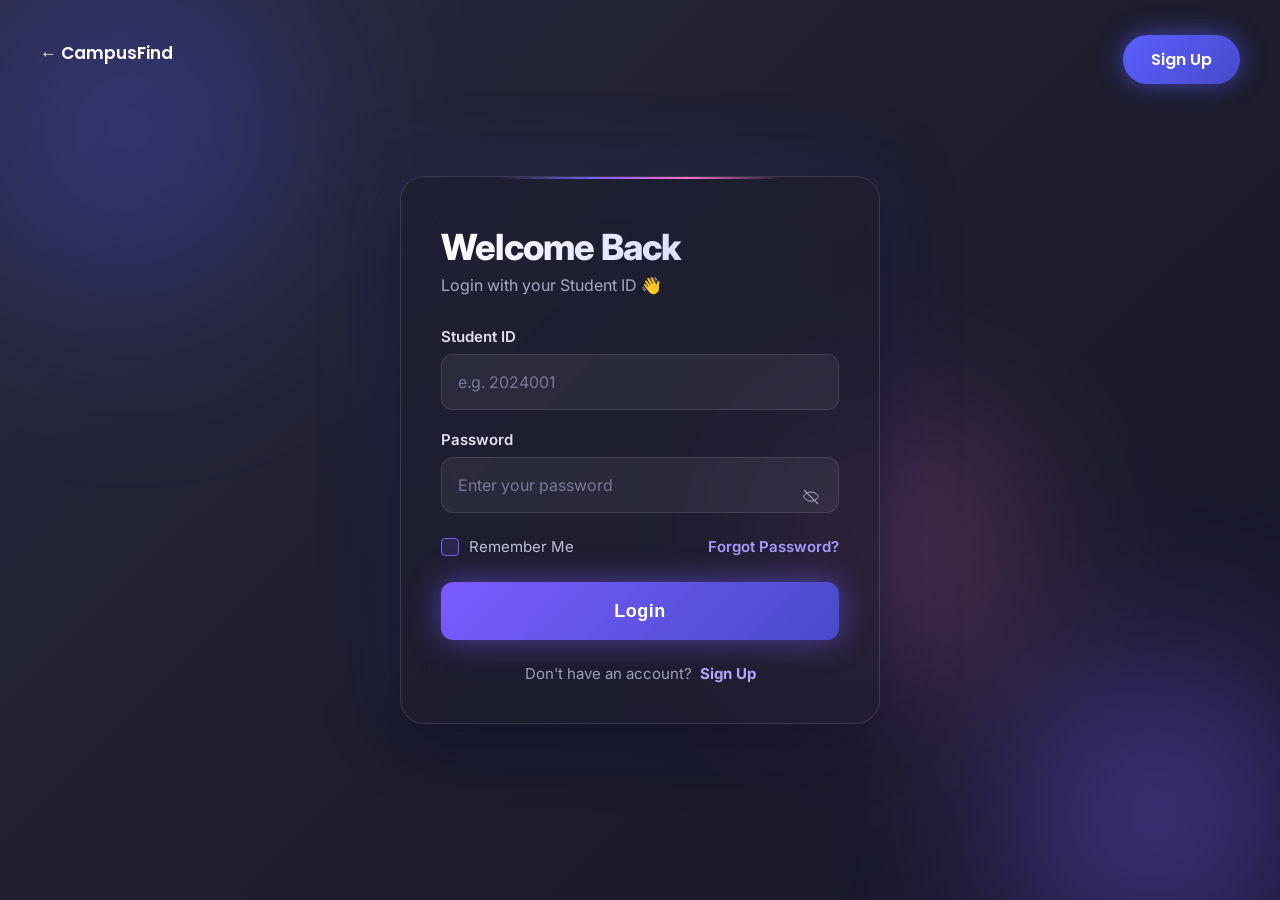
<file: login.html>
<!DOCTYPE html>
<html lang="en">
<head>
  <meta charset="UTF-8">
  <meta name="viewport" content="width=device-width, initial-scale=1.0">
  <title>Login — CampusFind</title>
  <link rel="preconnect" href="https://fonts.googleapis.com">
  <link rel="preconnect" href="https://fonts.gstatic.com" crossorigin>
  <link href="https://fonts.googleapis.com/css2?family=Inter:wght@400;500;600;700;800&family=Poppins:wght@400;600&display=swap" rel="stylesheet">
  <link rel="stylesheet" href="css/login.css">
</head>
<body>
  <div class="login-page">
    <div class="orb orb-1"></div>
    <div class="orb orb-2"></div>
    <div class="orb orb-3"></div>

    <a href="index.html" class="home-link">← CampusFind</a>
    <a href="signup.html" class="signup-btn">Sign Up</a>

    <div class="login-form-wrapper">
      <div class="form-card">
        <div class="form-title">Welcome Back</div>
        <div class="form-subtitle">Login with your Student ID 👋</div>

        <div class="error-msg" id="errorMsg"></div>

        <form id="loginForm">
          <label class="form-label" for="login-id">Student ID</label>
          <input
            class="form-input"
            id="login-id"
            type="text"
            placeholder="e.g. 2024001"
            autocomplete="username"
            required
          />

          <label class="form-label" for="login-password">Password</label>
          <div class="password-wrapper">
            <input
              class="form-input"
              id="login-password"
              type="password"
              placeholder="Enter your password"
              autocomplete="current-password"
              required
            />
            <span class="eye-icon" onclick="togglePassword('login-password', this)">
              <svg width="20" height="20" viewBox="0 0 24 24" fill="none">
                <path d="M12 6C8.5 6 5.5 7.8 3.5 10.5C3.1 11.1 3.1 11.9 3.5 12.5C5.5 15.2 8.5 17 12 17C15.5 17 18.5 15.2 20.5 12.5C20.9 11.9 20.9 11.1 20.5 10.5C18.5 7.8 15.5 6 12 6Z" stroke="currentColor" stroke-width="1.2" fill="none"/>
                <path class="eye-slash" d="M4 4L20 20" stroke="currentColor" stroke-width="1.5" stroke-linecap="round"/>
              </svg>
            </span>
          </div>

          <div class="form-options">
            <label class="remember-wrapper">
              <input type="checkbox" id="remember" />
              <span class="checkbox-square"></span>
              <span class="remember-me">Remember Me</span>
            </label>
            <a href="#" class="forgot-password">Forgot Password?</a>
          </div>

          <button type="submit" class="login-btn">Login</button>
        </form>

        <div class="signup-prompt">
          Don't have an account?
          <a href="signup.html">Sign Up</a>
        </div>
      </div>
    </div>
  </div>

  <script>
    function togglePassword(id, icon) {
      const input = document.getElementById(id);
      const slash = icon.querySelector('.eye-slash');
      if (input.type === 'password') {
        input.type = 'text';
        slash.style.display = 'none';
      } else {
        input.type = 'password';
        slash.style.display = 'block';
      }
    }

    document.getElementById('loginForm').addEventListener('submit', async function (e) {
      e.preventDefault();
      const id = document.getElementById('login-id').value.trim();
      const pass = document.getElementById('login-password').value.trim();
      const err = document.getElementById('errorMsg');

      if (!id || !pass) {
        err.textContent = 'Please fill in both fields.';
        err.style.display = 'block';
        return;
      }

      try {
        const response = await fetch('http://localhost:5000/api/auth/login', {
          method: 'POST',
          headers: { 'Content-Type': 'application/json' },
          body: JSON.stringify({ studentId: id, password: pass })
        });

        const data = await response.json();

        if (response.ok) {
          localStorage.setItem('token', data.token);
          localStorage.setItem('studentId', data.studentId);
          localStorage.setItem('userName', data.name); // Save the name!
          
          err.style.display = 'none';
          alert('Login successful!');
          window.location.href = 'index.html'; 
        } else {
          err.textContent = data.message || 'Invalid Student ID or password.';
          err.style.display = 'block';
        }
      } catch (error) {
        err.textContent = 'Cannot connect to server. Is the backend running?';
        err.style.display = 'block';
      }
    });
  </script>
</body>
</html>
</file>
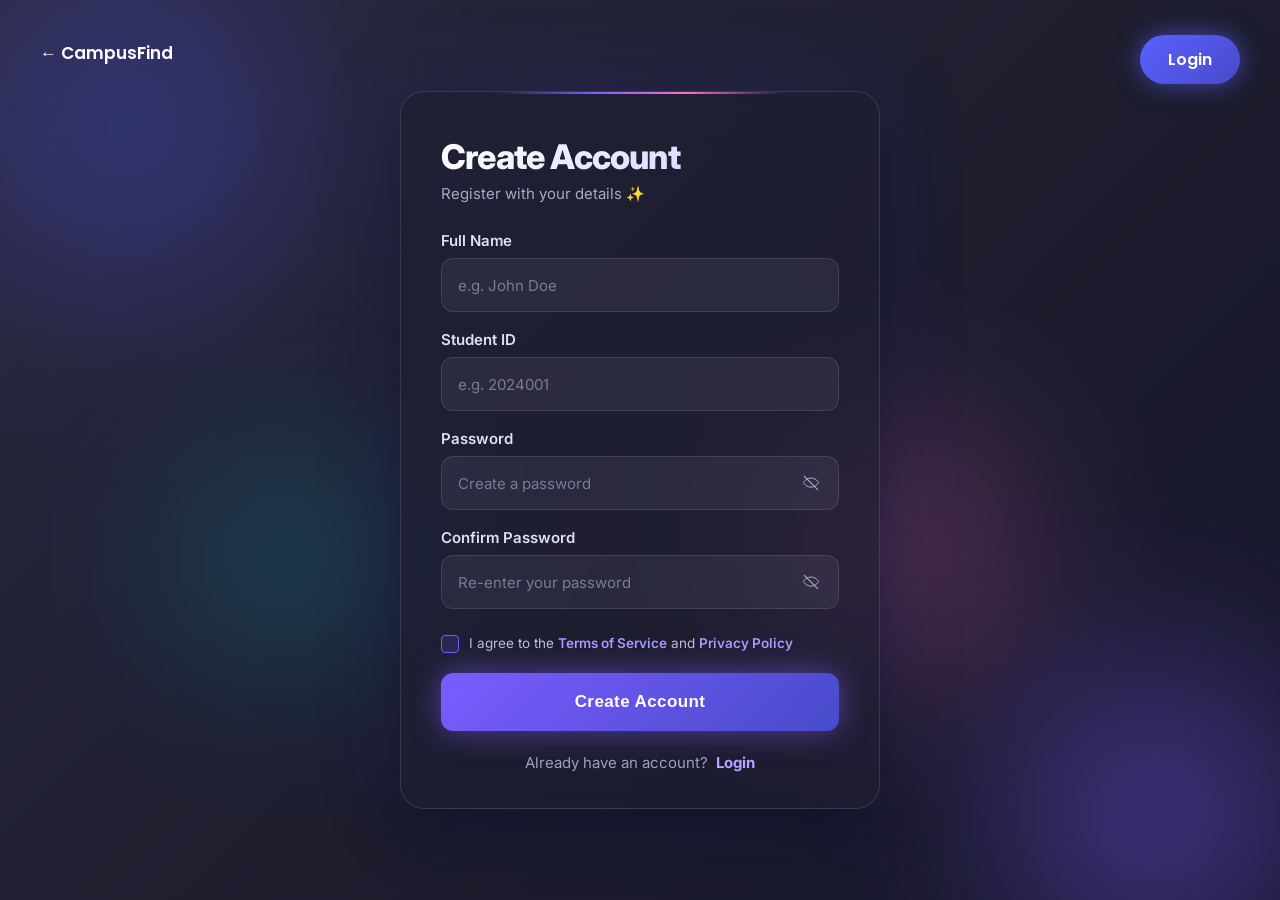
<file: signup.html>
<!DOCTYPE html>
<html lang="en">
<head>
  <meta charset="UTF-8">
  <meta name="viewport" content="width=device-width, initial-scale=1.0">
  <title>Sign Up — CampusFind</title>
  <link rel="preconnect" href="https://fonts.googleapis.com">
  <link rel="preconnect" href="https://fonts.gstatic.com" crossorigin>
  <link href="https://fonts.googleapis.com/css2?family=Inter:wght@400;500;600;700;800&family=Poppins:wght@400;600&display=swap" rel="stylesheet">
  <link rel="stylesheet" href="css/signup.css">
</head>
<body>
  <div class="signup-page">
    <div class="orb orb-1"></div>
    <div class="orb orb-2"></div>
    <div class="orb orb-3"></div>
    <div class="orb orb-4"></div>

    <a href="index.html" class="home-link">← CampusFind</a>
    <a href="login.html" class="login-btn">Login</a>

    <div class="signup-form-wrapper">
      <div class="form-card">
        <div class="form-title">Create Account</div>
        <div class="form-subtitle">Register with your details ✨</div>

        <div class="error-msg" id="errorMsg"></div>
        <div class="success-msg" id="successMsg"></div>

        <form id="signupForm">
          <!-- NEW NAME FIELD -->
          <label class="form-label" for="signup-name">Full Name</label>
          <input
            class="form-input"
            id="signup-name"
            type="text"
            placeholder="e.g. John Doe"
            autocomplete="name"
            required
          />

          <label class="form-label" for="signup-id">Student ID</label>
          <input
            class="form-input"
            id="signup-id"
            type="text"
            placeholder="e.g. 2024001"
            autocomplete="username"
            required
          />

          <label class="form-label" for="signup-password">Password</label>
          <div class="password-wrapper">
            <input
              class="form-input"
              id="signup-password"
              type="password"
              placeholder="Create a password"
              autocomplete="new-password"
              required
            />
            <span class="eye-icon" onclick="togglePassword('signup-password', this)">
              <svg width="20" height="20" viewBox="0 0 24 24" fill="none">
                <path d="M12 6C8.5 6 5.5 7.8 3.5 10.5C3.1 11.1 3.1 11.9 3.5 12.5C5.5 15.2 8.5 17 12 17C15.5 17 18.5 15.2 20.5 12.5C20.9 11.9 20.9 11.1 20.5 10.5C18.5 7.8 15.5 6 12 6Z" stroke="currentColor" stroke-width="1.2" fill="none"/>
                <path class="eye-slash" d="M4 4L20 20" stroke="currentColor" stroke-width="1.5" stroke-linecap="round"/>
              </svg>
            </span>
          </div>

          <label class="form-label" for="signup-confirm" style="margin-top:18px;">Confirm Password</label>
          <div class="password-wrapper">
            <input
              class="form-input"
              id="signup-confirm"
              type="password"
              placeholder="Re-enter your password"
              autocomplete="new-password"
              required
            />
            <span class="eye-icon" onclick="togglePassword('signup-confirm', this)">
              <svg width="20" height="20" viewBox="0 0 24 24" fill="none">
                <path d="M12 6C8.5 6 5.5 7.8 3.5 10.5C3.1 11.1 3.1 11.9 3.5 12.5C5.5 15.2 8.5 17 12 17C15.5 17 18.5 15.2 20.5 12.5C20.9 11.9 20.9 11.1 20.5 10.5C18.5 7.8 15.5 6 12 6Z" stroke="currentColor" stroke-width="1.2" fill="none"/>
                <path class="eye-slash" d="M4 4L20 20" stroke="currentColor" stroke-width="1.5" stroke-linecap="round"/>
              </svg>
            </span>
          </div>

          <label class="terms-row">
            <input type="checkbox" id="terms" />
            <span class="checkbox-square"></span>
            <span class="terms-text">
              I agree to the <a href="#">Terms of Service</a> and <a href="#">Privacy Policy</a>
            </span>
          </label>

          <button type="submit" class="signup-submit">Create Account</button>
        </form>

        <div class="login-prompt">
          Already have an account?
          <a href="login.html">Login</a>
        </div>
      </div>
    </div>
  </div>

 <script>
  function togglePassword(id, icon) {
    const input = document.getElementById(id);
    const slash = icon.querySelector('.eye-slash');
    if (input.type === 'password') {
      input.type = 'text';
      slash.style.display = 'none';
    } else {
      input.type = 'password';
      slash.style.display = 'block';
    }
  }

  document.getElementById('signupForm').addEventListener('submit', async function (e) {
    e.preventDefault();

    const name = document.getElementById('signup-name').value.trim();
    const id = document.getElementById('signup-id').value.trim();
    const pass = document.getElementById('signup-password').value;
    const confirm = document.getElementById('signup-confirm').value;
    const terms = document.getElementById('terms').checked;

    const err = document.getElementById('errorMsg');
    const success = document.getElementById('successMsg');
    err.style.display = 'none';
    success.style.display = 'none';

    function showError(msg) {
      err.textContent = msg;
      err.style.display = 'block';
    }

    if (!name) return showError('Full Name is required.');
    if (!id) return showError('Student ID is required.');
    if (id.length < 4) return showError('Student ID must be at least 4 characters.');
    if (pass.length < 6) return showError('Password must be at least 6 characters.');
    if (pass !== confirm) return showError('Passwords do not match.');
    if (!terms) return showError('Please accept the Terms of Service.');

    try {
      const response = await fetch('http://localhost:5000/api/auth/register', {
        method: 'POST',
        headers: { 'Content-Type': 'application/json' },
        body: JSON.stringify({ name: name, studentId: id, password: pass })
      });

      const data = await response.json();

      if (response.ok) {
        success.textContent = 'Account created successfully! Redirecting to login...';
        success.style.display = 'block';
        setTimeout(() => {
          window.location.href = 'login.html';
        }, 1500);
      } else {
        showError(data.message || 'Registration failed.');
      }
    } catch (error) {
      showError('Cannot connect to server. Is the backend running?');
    }
  });
</script>
</body>
</html>
</file>
<file: css/login.css>
* { margin: 0; padding: 0; box-sizing: border-box; }

body {
  background: #1e1e2f;
  min-height: 100vh;
  display: flex;
  justify-content: center;
  align-items: center;
  font-family: 'Inter', sans-serif;
}

.login-page {
  position: relative;
  width: 100vw;
  min-height: 100vh;
  overflow: hidden;
  background: linear-gradient(135deg, #2a2a40 0%, #1e1e2f 50%, #16162a 100%);
  display: flex;
  justify-content: center;
  align-items: center;
}

.orb {
  position: absolute;
  border-radius: 50%;
  filter: blur(80px);
  opacity: 0.55;
  pointer-events: none;
  animation: float 14s ease-in-out infinite;
}

.orb-1 {
  width: 500px; height: 500px;
  background: radial-gradient(circle, #474BCA 0%, transparent 70%);
  top: -120px; left: -120px;
}
.orb-2 {
  width: 450px; height: 450px;
  background: radial-gradient(circle, #7b5cff 0%, transparent 70%);
  bottom: -140px; right: -100px;
  animation-delay: -4s;
}
.orb-3 {
  width: 380px; height: 380px;
  background: radial-gradient(circle, #ff6ec7 0%, transparent 70%);
  top: 40%; right: 15%;
  opacity: 0.35;
  animation-delay: -8s;
}

@keyframes float {
  0%, 100% { transform: translate(0, 0) scale(1); }
  33%      { transform: translate(30px, -30px) scale(1.08); }
  66%      { transform: translate(-20px, 20px) scale(0.95); }
}

.home-link {
  position: absolute;
  top: 40px;
  left: 40px;
  z-index: 5;
  color: #ffffff;
  font-family: 'Poppins', sans-serif;
  font-weight: 600;
  font-size: 17px;
  text-decoration: none;
}
.home-link:hover { color: #b4a5ff; }

.signup-btn {
  position: absolute;
  top: 35px;
  right: 40px;
  padding: 12px 28px;
  background: linear-gradient(135deg, #5b5fff 0%, #474BCA 100%);
  border-radius: 42px;
  font-family: 'Poppins', sans-serif;
  font-weight: 600;
  font-size: 16px;
  color: #FFFFFF;
  text-decoration: none;
  box-shadow: 0 0 24px rgba(91, 95, 255, 0.6);
  z-index: 5;
  transition: transform 0.2s ease;
}
.signup-btn:hover { transform: translateY(-2px); }

.login-form-wrapper {
  position: relative;
  width: 480px;
  z-index: 3;
  animation: riseIn 0.9s cubic-bezier(0.22, 1, 0.36, 1) both;
}

@keyframes riseIn {
  from { opacity: 0; transform: translateY(30px) scale(0.96); }
  to   { opacity: 1; transform: translateY(0) scale(1); }
}

.form-card {
  position: relative;
  padding: 48px 40px 40px 40px;
  background: rgba(30, 30, 50, 0.6);
  backdrop-filter: blur(24px);
  -webkit-backdrop-filter: blur(24px);
  border-radius: 24px;
  border: 1px solid rgba(255, 255, 255, 0.12);
  box-shadow:
    0 20px 60px rgba(0, 0, 0, 0.45),
    0 0 80px rgba(71, 75, 202, 0.25);
}

.form-card::before {
  content: "";
  position: absolute;
  top: 0; left: 20%; right: 20%;
  height: 2px;
  background: linear-gradient(90deg, transparent, #7b5cff, #ff6ec7, transparent);
  border-radius: 2px;
}

.form-title {
  font-weight: 800;
  font-size: 36px;
  line-height: 44px;
  letter-spacing: -0.8px;
  margin-bottom: 6px;
  background: linear-gradient(135deg, #ffffff 0%, #c8c8ff 100%);
  -webkit-background-clip: text;
  -webkit-text-fill-color: transparent;
  background-clip: text;
}

.form-subtitle {
  font-weight: 400;
  font-size: 16px;
  color: #a9a9c4;
  margin-bottom: 32px;
}

.form-label {
  display: block;
  font-weight: 600;
  font-size: 15px;
  color: #e0e0f0;
  margin-bottom: 8px;
}

.form-input {
  width: 100%;
  height: 56px;
  background: rgba(255, 255, 255, 0.06);
  border-radius: 12px;
  border: 1px solid rgba(255, 255, 255, 0.1);
  padding: 0 16px;
  font-family: 'Inter', sans-serif;
  font-size: 16px;
  color: #ffffff;
  outline: none;
  margin-bottom: 20px;
  transition: border-color 0.25s ease, box-shadow 0.25s ease;
}

.form-input::placeholder { color: #7a7a9a; }

.form-input:focus {
  border-color: #7b5cff;
  box-shadow: 0 0 0 4px rgba(123, 92, 255, 0.18);
  background: rgba(255, 255, 255, 0.09);
}

.password-wrapper { position: relative; }
.password-wrapper .form-input { padding-right: 50px; margin-bottom: 0; }

.eye-icon {
  position: absolute;
  right: 16px;
  top: 28px;
  width: 24px;
  height: 24px;
  display: flex;
  align-items: center;
  justify-content: center;
  cursor: pointer;
  color: #a9a9c4;
  user-select: none;
}
.eye-icon:hover { color: #b4a5ff; }

.form-options {
  display: flex;
  align-items: center;
  justify-content: space-between;
  margin: 24px 0 26px;
}

.remember-wrapper {
  display: flex;
  align-items: center;
  gap: 10px;
  cursor: pointer;
  user-select: none;
}

.remember-wrapper input { display: none; }

.checkbox-square {
  width: 18px;
  height: 18px;
  background: rgba(123, 92, 255, 0.15);
  border-radius: 4px;
  border: 1.5px solid #7b5cff;
  display: grid;
  place-items: center;
  flex-shrink: 0;
  transition: background 0.2s ease;
}

.remember-wrapper input:checked + .checkbox-square {
  background: #7b5cff;
}

.remember-wrapper input:checked + .checkbox-square::after {
  content: "✓";
  font-size: 12px;
  color: white;
  font-weight: 700;
}

.remember-me {
  font-size: 15px;
  color: #c0c0d8;
}

.forgot-password {
  font-weight: 600;
  font-size: 15px;
  color: #a89bff;
  text-decoration: none;
}

.login-btn {
  width: 100%;
  height: 58px;
  background: linear-gradient(135deg, #7b5cff 0%, #474BCA 100%);
  border-radius: 12px;
  font-weight: 700;
  font-size: 18px;
  color: #FFFFFF;
  letter-spacing: 0.5px;
  border: none;
  cursor: pointer;
  box-shadow: 0 0 30px rgba(123, 92, 255, 0.55);
  transition: transform 0.2s ease, box-shadow 0.2s ease;
}

.login-btn:hover {
  transform: translateY(-2px);
  box-shadow: 0 0 45px rgba(123, 92, 255, 0.75);
}

.error-msg {
  display: none;
  background: rgba(220, 38, 38, 0.15);
  border: 1px solid rgba(220, 38, 38, 0.4);
  color: #fca5a5;
  padding: 10px 14px;
  border-radius: 10px;
  font-size: 14px;
  margin-bottom: 18px;
  text-align: center;
}

.signup-prompt {
  text-align: center;
  font-size: 15px;
  color: #a0a0bc;
  margin-top: 24px;
}

.signup-prompt a {
  color: #b4a5ff;
  font-weight: 700;
  text-decoration: none;
  margin-left: 4px;
}

@media (max-width: 560px) {
  .login-form-wrapper { width: 92%; }
  .form-card { padding: 36px 24px 30px 24px; }
  .form-title { font-size: 28px; }
  .home-link { top: 20px; left: 20px; font-size: 15px; }
  .signup-btn { top: 16px; right: 20px; padding: 10px 20px; font-size: 14px; }
}
</file>
<file: css/signup.css>
* { margin: 0; padding: 0; box-sizing: border-box; }

body {
  background: #1e1e2f;
  min-height: 100vh;
  font-family: 'Inter', sans-serif;
}

.signup-page {
  position: relative;
  width: 100vw;
  min-height: 100vh;
  overflow: hidden;
  background: linear-gradient(135deg, #2a2a40 0%, #1e1e2f 50%, #16162a 100%);
  display: flex;
  justify-content: center;
  align-items: center;
  padding: 60px 0;
}

.orb {
  position: absolute;
  border-radius: 50%;
  filter: blur(80px);
  opacity: 0.55;
  pointer-events: none;
  animation: float 14s ease-in-out infinite;
}

.orb-1 {
  width: 500px; height: 500px;
  background: radial-gradient(circle, #474BCA 0%, transparent 70%);
  top: -120px; left: -120px;
}
.orb-2 {
  width: 450px; height: 450px;
  background: radial-gradient(circle, #7b5cff 0%, transparent 70%);
  bottom: -140px; right: -100px;
  animation-delay: -4s;
}
.orb-3 {
  width: 380px; height: 380px;
  background: radial-gradient(circle, #ff6ec7 0%, transparent 70%);
  top: 40%; right: 15%;
  opacity: 0.35;
  animation-delay: -8s;
}
.orb-4 {
  width: 320px; height: 320px;
  background: radial-gradient(circle, #00d4ff 0%, transparent 70%);
  bottom: 20%; left: 10%;
  opacity: 0.28;
  animation-delay: -6s;
}

@keyframes float {
  0%, 100% { transform: translate(0, 0) scale(1); }
  33%      { transform: translate(30px, -30px) scale(1.08); }
  66%      { transform: translate(-20px, 20px) scale(0.95); }
}

.home-link {
  position: absolute;
  top: 40px;
  left: 40px;
  z-index: 5;
  color: #ffffff;
  font-family: 'Poppins', sans-serif;
  font-weight: 600;
  font-size: 17px;
  text-decoration: none;
}
.home-link:hover { color: #b4a5ff; }

.login-btn {
  position: absolute;
  top: 35px;
  right: 40px;
  padding: 12px 28px;
  background: linear-gradient(135deg, #5b5fff 0%, #474BCA 100%);
  border-radius: 42px;
  font-family: 'Poppins', sans-serif;
  font-weight: 600;
  font-size: 16px;
  color: #FFFFFF;
  text-decoration: none;
  box-shadow: 0 0 24px rgba(91, 95, 255, 0.6);
  z-index: 5;
  transition: transform 0.2s ease;
}
.login-btn:hover { transform: translateY(-2px); }

.signup-form-wrapper {
  position: relative;
  width: 480px;
  z-index: 3;
  animation: riseIn 0.9s cubic-bezier(0.22, 1, 0.36, 1) both;
}

@keyframes riseIn {
  from { opacity: 0; transform: translateY(30px) scale(0.96); }
  to   { opacity: 1; transform: translateY(0) scale(1); }
}

.form-card {
  position: relative;
  padding: 44px 40px 36px 40px;
  background: rgba(30, 30, 50, 0.6);
  backdrop-filter: blur(24px);
  -webkit-backdrop-filter: blur(24px);
  border-radius: 24px;
  border: 1px solid rgba(255, 255, 255, 0.12);
  box-shadow:
    0 20px 60px rgba(0, 0, 0, 0.45),
    0 0 80px rgba(71, 75, 202, 0.25);
}

.form-card::before {
  content: "";
  position: absolute;
  top: 0; left: 20%; right: 20%;
  height: 2px;
  background: linear-gradient(90deg, transparent, #7b5cff, #ff6ec7, transparent);
  border-radius: 2px;
}

.form-title {
  font-weight: 800;
  font-size: 34px;
  line-height: 42px;
  letter-spacing: -0.8px;
  margin-bottom: 6px;
  background: linear-gradient(135deg, #ffffff 0%, #c8c8ff 100%);
  -webkit-background-clip: text;
  -webkit-text-fill-color: transparent;
  background-clip: text;
}

.form-subtitle {
  font-weight: 400;
  font-size: 15px;
  color: #a9a9c4;
  margin-bottom: 28px;
}

.form-label {
  display: block;
  font-weight: 600;
  font-size: 15px;
  color: #e0e0f0;
  margin-bottom: 8px;
}

.form-input {
  width: 100%;
  height: 54px;
  background: rgba(255, 255, 255, 0.06);
  border-radius: 12px;
  border: 1px solid rgba(255, 255, 255, 0.1);
  padding: 0 16px;
  font-family: 'Inter', sans-serif;
  font-size: 15px;
  color: #ffffff;
  outline: none;
  margin-bottom: 18px;
  transition: border-color 0.25s ease, box-shadow 0.25s ease;
}

.form-input::placeholder { color: #7a7a9a; }

.form-input:focus {
  border-color: #7b5cff;
  box-shadow: 0 0 0 4px rgba(123, 92, 255, 0.18);
  background: rgba(255, 255, 255, 0.09);
}

.password-wrapper { position: relative; }
.password-wrapper .form-input { padding-right: 50px; margin-bottom: 0; }

.eye-icon {
  position: absolute;
  right: 16px;
  top: 15px;
  width: 24px;
  height: 24px;
  display: flex;
  align-items: center;
  justify-content: center;
  cursor: pointer;
  color: #a9a9c4;
  user-select: none;
}
.eye-icon:hover { color: #b4a5ff; }

.terms-row {
  display: flex;
  align-items: flex-start;
  gap: 10px;
  margin: 24px 0 20px;
  cursor: pointer;
}

.terms-row input { display: none; }

.checkbox-square {
  width: 18px;
  height: 18px;
  background: rgba(123, 92, 255, 0.15);
  border-radius: 4px;
  border: 1.5px solid #7b5cff;
  display: grid;
  place-items: center;
  flex-shrink: 0;
  margin-top: 2px;
  transition: background 0.2s ease;
}

.terms-row input:checked + .checkbox-square {
  background: #7b5cff;
}

.terms-row input:checked + .checkbox-square::after {
  content: "✓";
  font-size: 12px;
  color: white;
  font-weight: 700;
}

.terms-text {
  font-size: 13.5px;
  line-height: 20px;
  color: #c0c0d8;
}

.terms-text a {
  color: #a89bff;
  font-weight: 600;
  text-decoration: none;
}

.signup-submit {
  width: 100%;
  height: 58px;
  background: linear-gradient(135deg, #7b5cff 0%, #474BCA 100%);
  border-radius: 12px;
  font-weight: 700;
  font-size: 17px;
  color: #FFFFFF;
  letter-spacing: 0.4px;
  border: none;
  cursor: pointer;
  box-shadow: 0 0 30px rgba(123, 92, 255, 0.55);
  transition: transform 0.2s ease, box-shadow 0.2s ease;
}

.signup-submit:hover {
  transform: translateY(-2px);
  box-shadow: 0 0 45px rgba(123, 92, 255, 0.75);
}

.error-msg {
  display: none;
  background: rgba(220, 38, 38, 0.15);
  border: 1px solid rgba(220, 38, 38, 0.4);
  color: #fca5a5;
  padding: 10px 14px;
  border-radius: 10px;
  font-size: 14px;
  margin-bottom: 18px;
  text-align: center;
}

.success-msg {
  display: none;
  background: rgba(22, 163, 74, 0.15);
  border: 1px solid rgba(22, 163, 74, 0.4);
  color: #86efac;
  padding: 10px 14px;
  border-radius: 10px;
  font-size: 14px;
  margin-bottom: 18px;
  text-align: center;
}

.login-prompt {
  text-align: center;
  font-size: 15px;
  color: #a0a0bc;
  margin-top: 22px;
}

.login-prompt a {
  color: #b4a5ff;
  font-weight: 700;
  text-decoration: none;
  margin-left: 4px;
}

@media (max-width: 560px) {
  .signup-form-wrapper { width: 92%; }
  .form-card { padding: 32px 24px 28px 24px; }
  .form-title { font-size: 26px; }
  .home-link { top: 20px; left: 20px; font-size: 15px; }
  .login-btn { top: 16px; right: 20px; padding: 10px 20px; font-size: 14px; }
}
</file>
